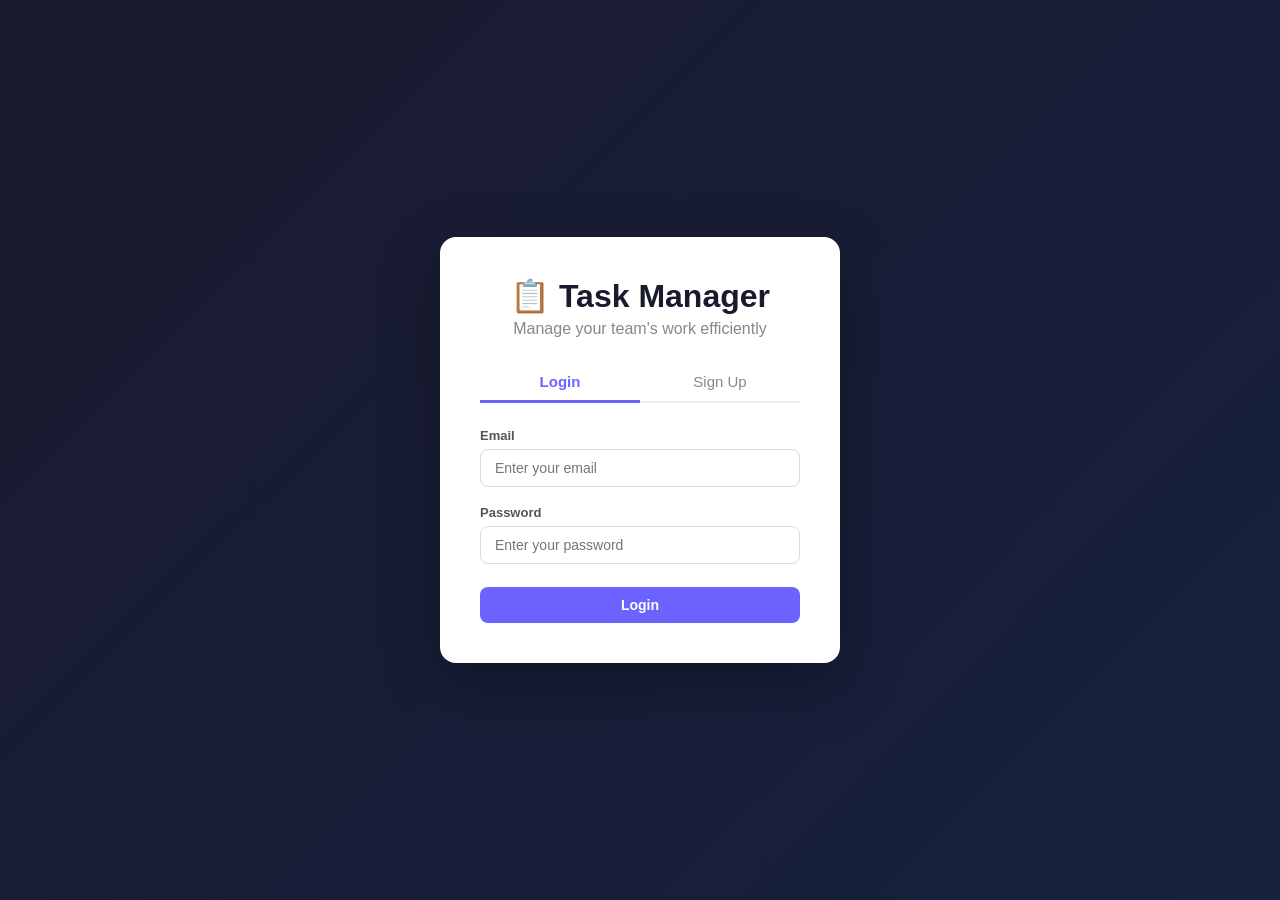
<file: frontend/index.html>
<!DOCTYPE html>
<html lang="en">
<head>
  <meta charset="UTF-8" />
  <meta name="viewport" content="width=device-width, initial-scale=1.0"/>
  <title>Team Task Manager - Login</title>
  <link rel="stylesheet" href="style.css" />
</head>
<body>

<div class="auth-container">
  <div class="auth-box">
    <h1>📋 Task Manager</h1>
    <p class="subtitle">Manage your team's work efficiently</p>

    <!-- Tab buttons to switch between login and signup -->
    <div class="tabs">
      <button class="tab-btn active" onclick="showTab('login')">Login</button>
      <button class="tab-btn" onclick="showTab('signup')">Sign Up</button>
    </div>

    <!-- LOGIN FORM -->
    <div id="login-tab">
      <div class="form-group">
        <label>Email</label>
        <input type="email" id="login-email" placeholder="Enter your email" />
      </div>
      <div class="form-group">
        <label>Password</label>
        <input type="password" id="login-password" placeholder="Enter your password" />
      </div>
      <button class="btn-primary" onclick="login()">Login</button>
    </div>

    <!-- SIGNUP FORM -->
    <div id="signup-tab" style="display:none">
      <div class="form-group">
        <label>Full Name</label>
        <input type="text" id="signup-name" placeholder="Enter your full name" />
      </div>
      <div class="form-group">
        <label>Email</label>
        <input type="email" id="signup-email" placeholder="Enter your email" />
      </div>
      <div class="form-group">
        <label>Password</label>
        <input type="password" id="signup-password" placeholder="Create a password" />
      </div>
      <div class="form-group">
        <label>Role</label>
        <select id="signup-role">
          <option value="member">Member</option>
          <option value="admin">Admin</option>
        </select>
      </div>
      <button class="btn-primary" onclick="signup()">Create Account</button>
    </div>

    <!-- Error/Success message area -->
    <div id="auth-message" class="message" style="display:none"></div>
  </div>
</div>

<script>
  // API base URL - change this to your Railway backend URL when deployed
  const API_URL = 'http://localhost:5000/api';

  // Switch between Login and Signup tabs
  function showTab(tab) {
    document.getElementById('login-tab').style.display = tab === 'login' ? 'block' : 'none';
    document.getElementById('signup-tab').style.display = tab === 'signup' ? 'block' : 'none';

    document.querySelectorAll('.tab-btn').forEach((btn, i) => {
      btn.classList.toggle('active', (i === 0 && tab === 'login') || (i === 1 && tab === 'signup'));
    });
  }

  // Show a message to the user
  function showMessage(text, isError = false) {
    const msg = document.getElementById('auth-message');
    msg.textContent = text;
    msg.className = 'message ' + (isError ? 'error' : 'success');
    msg.style.display = 'block';
  }

  // LOGIN function
  async function login() {
    const email = document.getElementById('login-email').value;
    const password = document.getElementById('login-password').value;

    if (!email || !password) {
      return showMessage('Please fill in all fields.', true);
    }

    try {
      const response = await fetch(`${API_URL}/auth/login`, {
        method: 'POST',
        headers: { 'Content-Type': 'application/json' },
        body: JSON.stringify({ email, password })
      });

      const data = await response.json();

      if (response.ok) {
        // Save token and user info in browser
        localStorage.setItem('token', data.token);
        localStorage.setItem('user', JSON.stringify(data.user));
        // Go to dashboard
        window.location.href = 'dashboard.html';
      } else {
        showMessage(data.message, true);
      }
    } catch (err) {
      showMessage('Cannot connect to server. Is the backend running?', true);
    }
  }

  // SIGNUP function
  async function signup() {
    const name = document.getElementById('signup-name').value;
    const email = document.getElementById('signup-email').value;
    const password = document.getElementById('signup-password').value;
    const role = document.getElementById('signup-role').value;

    if (!name || !email || !password) {
      return showMessage('Please fill in all fields.', true);
    }

    try {
      const response = await fetch(`${API_URL}/auth/signup`, {
        method: 'POST',
        headers: { 'Content-Type': 'application/json' },
        body: JSON.stringify({ name, email, password, role })
      });

      const data = await response.json();

      if (response.ok) {
        localStorage.setItem('token', data.token);
        localStorage.setItem('user', JSON.stringify(data.user));
        window.location.href = 'dashboard.html';
      } else {
        showMessage(data.message, true);
      }
    } catch (err) {
      showMessage('Cannot connect to server. Is the backend running?', true);
    }
  }

  // If already logged in, go to dashboard
  if (localStorage.getItem('token')) {
    window.location.href = 'dashboard.html';
  }
</script>

</body>
</html>
</file>
<file: frontend/style.css>
/* style.css - All styles for the app */

* {
  margin: 0;
  padding: 0;
  box-sizing: border-box;
}

body {
  font-family: 'Segoe UI', Tahoma, Geneva, Verdana, sans-serif;
  background: #f0f2f5;
  color: #333;
}

/* ===================== NAVBAR ===================== */
.navbar {
  background: #1a1a2e;
  color: white;
  padding: 15px 30px;
  display: flex;
  justify-content: space-between;
  align-items: center;
  box-shadow: 0 2px 10px rgba(0,0,0,0.3);
}

.nav-brand {
  font-size: 20px;
  font-weight: bold;
  letter-spacing: 1px;
}

.nav-links {
  display: flex;
  align-items: center;
  gap: 12px;
}

/* ===================== BUTTONS ===================== */
.btn-primary {
  background: #6c63ff;
  color: white;
  border: none;
  padding: 10px 20px;
  border-radius: 8px;
  cursor: pointer;
  font-size: 14px;
  font-weight: 600;
  transition: background 0.2s;
}

.btn-primary:hover { background: #5a52d5; }

.btn-outline {
  background: transparent;
  color: white;
  border: 1px solid rgba(255,255,255,0.4);
  padding: 8px 16px;
  border-radius: 8px;
  cursor: pointer;
  font-size: 14px;
  transition: all 0.2s;
}

.btn-outline:hover { background: rgba(255,255,255,0.1); }

.btn-danger {
  background: #e74c3c;
  color: white;
  border: none;
  padding: 8px 16px;
  border-radius: 8px;
  cursor: pointer;
  font-size: 14px;
}

.btn-danger:hover { background: #c0392b; }

.btn-small {
  padding: 4px 10px;
  font-size: 12px;
  border-radius: 5px;
  cursor: pointer;
  border: none;
  color: white;
}

/* ===================== CONTAINER ===================== */
.container {
  max-width: 1200px;
  margin: 30px auto;
  padding: 0 20px;
}

.page-header {
  display: flex;
  justify-content: space-between;
  align-items: center;
  margin-bottom: 25px;
}

/* ===================== LOGIN PAGE ===================== */
.auth-container {
  min-height: 100vh;
  display: flex;
  align-items: center;
  justify-content: center;
  background: linear-gradient(135deg, #1a1a2e 0%, #16213e 100%);
}

.auth-box {
  background: white;
  padding: 40px;
  border-radius: 16px;
  width: 400px;
  box-shadow: 0 20px 60px rgba(0,0,0,0.3);
}

.auth-box h1 {
  text-align: center;
  margin-bottom: 5px;
  color: #1a1a2e;
}

.subtitle {
  text-align: center;
  color: #888;
  margin-bottom: 25px;
}

.tabs {
  display: flex;
  margin-bottom: 25px;
  border-bottom: 2px solid #eee;
}

.tab-btn {
  flex: 1;
  padding: 10px;
  border: none;
  background: none;
  cursor: pointer;
  font-size: 15px;
  color: #888;
  border-bottom: 3px solid transparent;
  margin-bottom: -2px;
}

.tab-btn.active {
  color: #6c63ff;
  border-bottom-color: #6c63ff;
  font-weight: bold;
}

/* ===================== FORM ELEMENTS ===================== */
.form-group {
  margin-bottom: 18px;
}

.form-group label {
  display: block;
  font-size: 13px;
  font-weight: 600;
  color: #555;
  margin-bottom: 6px;
}

.form-group input,
.form-group select,
.form-group textarea {
  width: 100%;
  padding: 10px 14px;
  border: 1px solid #ddd;
  border-radius: 8px;
  font-size: 14px;
  outline: none;
  transition: border 0.2s;
}

.form-group input:focus,
.form-group select:focus,
.form-group textarea:focus {
  border-color: #6c63ff;
}

.form-group textarea { height: 80px; resize: vertical; }

.auth-box .btn-primary { width: 100%; margin-top: 5px; }

/* ===================== MESSAGES ===================== */
.message {
  padding: 10px 15px;
  border-radius: 8px;
  margin-top: 15px;
  font-size: 14px;
}

.message.error { background: #ffeaea; color: #e74c3c; border: 1px solid #f5c6cb; }
.message.success { background: #eafaf1; color: #27ae60; border: 1px solid #c3e6cb; }

/* ===================== DASHBOARD STATS ===================== */
.stats-grid {
  display: grid;
  grid-template-columns: repeat(5, 1fr);
  gap: 16px;
  margin-bottom: 30px;
}

.stat-card {
  background: white;
  padding: 20px;
  border-radius: 12px;
  text-align: center;
  box-shadow: 0 2px 8px rgba(0,0,0,0.08);
  border-top: 4px solid #ddd;
}

.stat-card h3 { font-size: 32px; font-weight: bold; }
.stat-card p { color: #888; font-size: 13px; margin-top: 5px; }
.stat-card.total { border-top-color: #6c63ff; }
.stat-card.total h3 { color: #6c63ff; }
.stat-card.todo { border-top-color: #f39c12; }
.stat-card.todo h3 { color: #f39c12; }
.stat-card.progress { border-top-color: #3498db; }
.stat-card.progress h3 { color: #3498db; }
.stat-card.done { border-top-color: #27ae60; }
.stat-card.done h3 { color: #27ae60; }
.stat-card.overdue { border-top-color: #e74c3c; }
.stat-card.overdue h3 { color: #e74c3c; }

/* ===================== CARDS & TABLES ===================== */
.card {
  background: white;
  border-radius: 12px;
  padding: 20px;
  box-shadow: 0 2px 8px rgba(0,0,0,0.08);
  margin-bottom: 20px;
}

.card-header {
  display: flex;
  justify-content: space-between;
  align-items: center;
  margin-bottom: 15px;
}

.data-table {
  width: 100%;
  border-collapse: collapse;
}

.data-table th {
  background: #f8f9fa;
  padding: 12px;
  text-align: left;
  font-size: 13px;
  font-weight: 600;
  color: #555;
  border-bottom: 2px solid #eee;
}

.data-table td {
  padding: 12px;
  border-bottom: 1px solid #f0f0f0;
  font-size: 14px;
}

.data-table tr:hover { background: #fafafa; }
.overdue-row { background: #fff8f8 !important; }
.overdue-text { color: #e74c3c; font-weight: bold; }

/* ===================== BADGES ===================== */
.badge {
  padding: 4px 10px;
  border-radius: 20px;
  font-size: 12px;
  font-weight: bold;
  text-transform: uppercase;
}

.badge.admin { background: #6c63ff; color: white; }
.badge.member { background: #3498db; color: white; }

.status-badge {
  padding: 4px 10px;
  border-radius: 20px;
  font-size: 12px;
  font-weight: 600;
}

.status-badge.todo { background: #fff3cd; color: #856404; }
.status-badge.in_progress { background: #cce5ff; color: #004085; }
.status-badge.done { background: #d4edda; color: #155724; }

.priority-badge {
  padding: 3px 8px;
  border-radius: 4px;
  font-size: 11px;
  font-weight: bold;
  text-transform: uppercase;
}

.priority-badge.low { background: #d4edda; color: #155724; }
.priority-badge.medium { background: #fff3cd; color: #856404; }
.priority-badge.high { background: #f8d7da; color: #721c24; }

/* ===================== STATUS SELECT ===================== */
.status-select {
  padding: 5px 8px;
  border: 1px solid #ddd;
  border-radius: 6px;
  font-size: 13px;
  cursor: pointer;
  outline: none;
}

/* ===================== FILTER BAR ===================== */
.filter-bar {
  display: flex;
  gap: 12px;
  margin-bottom: 20px;
}

.filter-bar select {
  padding: 8px 14px;
  border: 1px solid #ddd;
  border-radius: 8px;
  font-size: 14px;
  outline: none;
}

/* ===================== PROJECTS GRID ===================== */
.projects-grid {
  display: grid;
  grid-template-columns: repeat(auto-fill, minmax(300px, 1fr));
  gap: 20px;
}

.project-card {
  background: white;
  padding: 20px;
  border-radius: 12px;
  box-shadow: 0 2px 8px rgba(0,0,0,0.08);
  border-left: 4px solid #6c63ff;
}

.project-card h3 { font-size: 18px; margin-bottom: 8px; color: #1a1a2e; }
.project-card p { color: #666; font-size: 14px; margin-bottom: 15px; }

.project-meta {
  display: flex;
  gap: 12px;
  margin-bottom: 15px;
  font-size: 12px;
  color: #888;
}

.project-actions { display: flex; gap: 10px; }
.project-actions .btn-outline { color: #6c63ff; border-color: #6c63ff; }

/* ===================== MODAL ===================== */
.modal {
  position: fixed;
  top: 0; left: 0;
  width: 100%; height: 100%;
  background: rgba(0,0,0,0.5);
  display: flex;
  align-items: center;
  justify-content: center;
  z-index: 1000;
}

.modal-box {
  background: white;
  padding: 30px;
  border-radius: 16px;
  width: 480px;
  max-height: 85vh;
  overflow-y: auto;
  box-shadow: 0 20px 60px rgba(0,0,0,0.3);
}

.modal-box h3 { margin-bottom: 20px; color: #1a1a2e; }

.modal-actions {
  display: flex;
  gap: 10px;
  margin-top: 20px;
}

/* ===================== RESPONSIVE ===================== */
@media (max-width: 768px) {
  .stats-grid { grid-template-columns: repeat(2, 1fr); }
  .navbar { flex-direction: column; gap: 10px; }
  .modal-box { width: 95%; }
  .data-table { font-size: 12px; }
}
</file>
